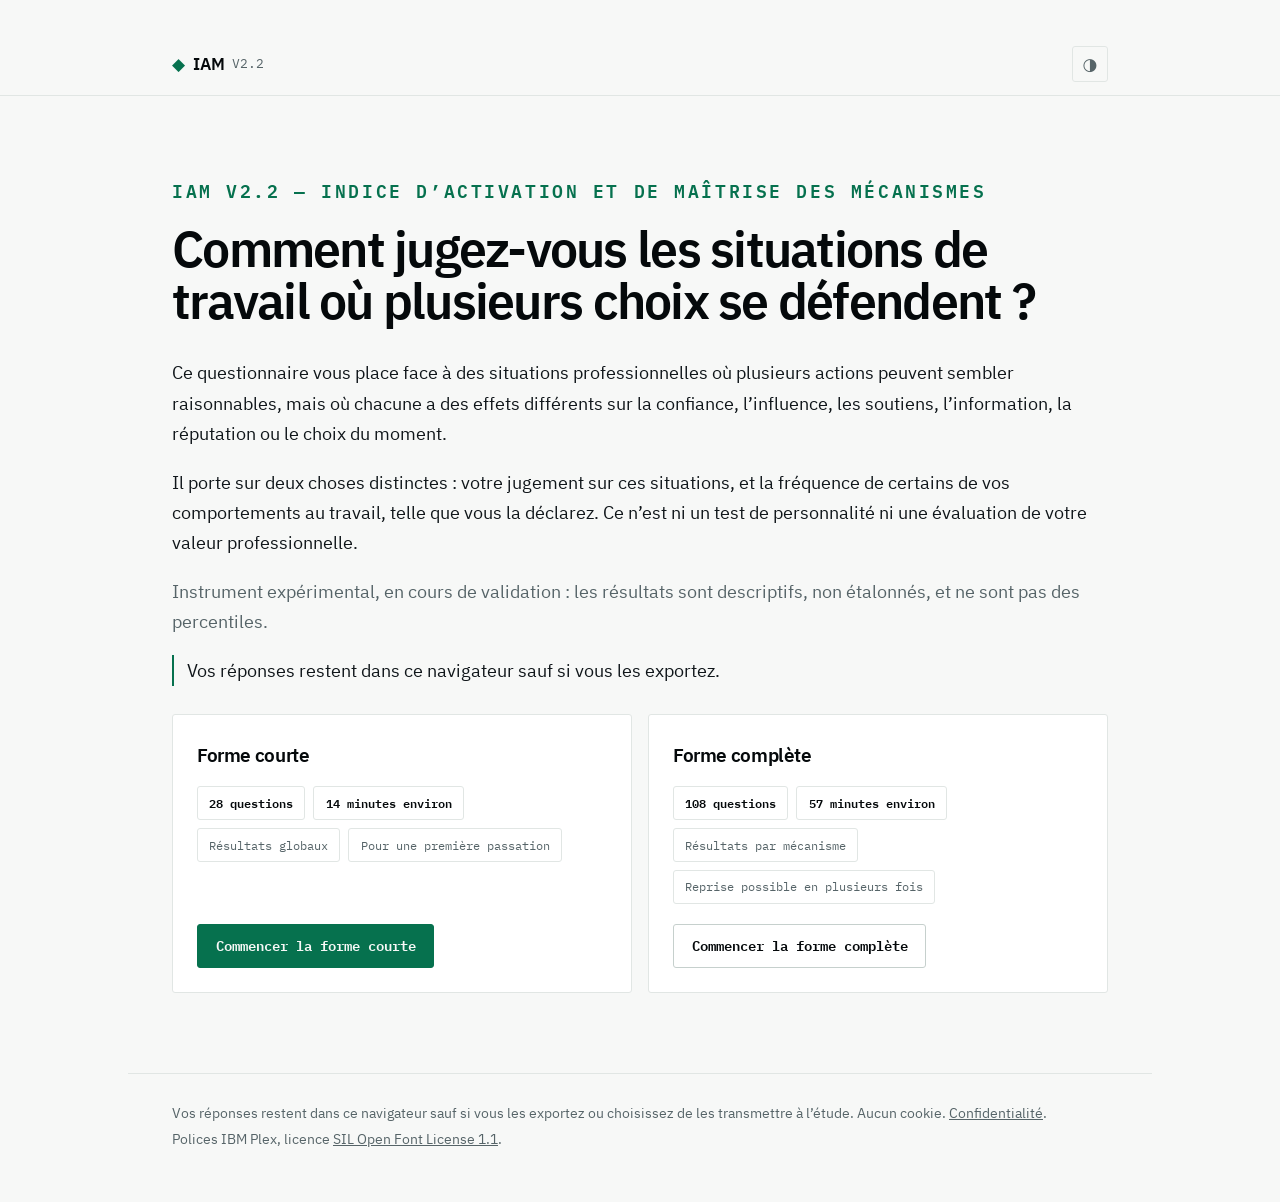
<file: site/index.html>
<!doctype html>
<html lang="fr">
<head>
  <meta charset="utf-8">
  <meta name="viewport" content="width=device-width, initial-scale=1">
  <meta name="description" content="IAM V2.2 — Indice d’Activation et de Maîtrise des mécanismes. Questionnaire expérimental sur le jugement en situation professionnelle : confiance, soutiens, influence, information, choix du moment. Forme courte ou complète. Calcul local, aucune réponse transmise.">
  <meta name="referrer" content="no-referrer">
  <!-- Instrument pre-validation : pas d'indexation tant qu'il n'est pas valide. -->
  <meta name="robots" content="noindex">
  <!-- Une seule ressource distante : le kit de ligne de crete (bandeau et
       pied communs aux travaux, script et polices). Tout le reste est servi
       par GitHub Pages lui-meme. -->
  <meta http-equiv="Content-Security-Policy"
        content="default-src 'self'; script-src 'self' https://www.ligne-de-crete.fr; style-src 'self'; font-src 'self' https://www.ligne-de-crete.fr; img-src 'self' data:; connect-src 'none'; form-action 'none'; base-uri 'none'">
  <title>IAM V2.2 — Indice d’Activation et de Maîtrise des mécanismes</title>
  <script src="assets/theme.js?v=2.2"></script>
  <link rel="preload" href="fonts/IBMPlexSans-Regular-Latin1.woff2" as="font" type="font/woff2" crossorigin>
  <link rel="icon" href="favicon.svg" type="image/svg+xml">
  <link rel="stylesheet" href="assets/styles.css?v=2.2">
  <script type="module" src="assets/app.js?v=2.2"></script>
<script defer src="https://www.ligne-de-crete.fr/kit/v1/ldc-kit.js"></script>
</head>
<body>
  <a class="skip" href="#app">Aller au contenu</a>
  <ldc-bandeau></ldc-bandeau>
  <header class="top">
    <div class="wrap top-inner">
      <p class="brand"><span class="glyph" aria-hidden="true">◆</span> IAM <span class="ver">V2.2</span></p>
      <div class="top-right">
        <button id="theme-toggle" class="theme-toggle" type="button" aria-label="Changer de thème">◐</button>
      </div>
    </div>
  </header>
  <main id="app" class="wrap" tabindex="-1">
    <noscript>
      <p>Ce questionnaire nécessite JavaScript. Aucune donnée n’est envoyée : tout reste dans votre navigateur.</p>
    </noscript>
  </main>
  <footer class="wrap foot">
    <p>Vos réponses restent dans ce navigateur sauf si vous les exportez ou choisissez de les transmettre à l’étude. Aucun cookie. <a href="confidentialite/">Confidentialité</a>.</p>
    <p>Polices IBM Plex, licence <a href="fonts/OFL.txt">SIL Open Font License 1.1</a>.</p>
  </footer>
</body>
</html>
</file>
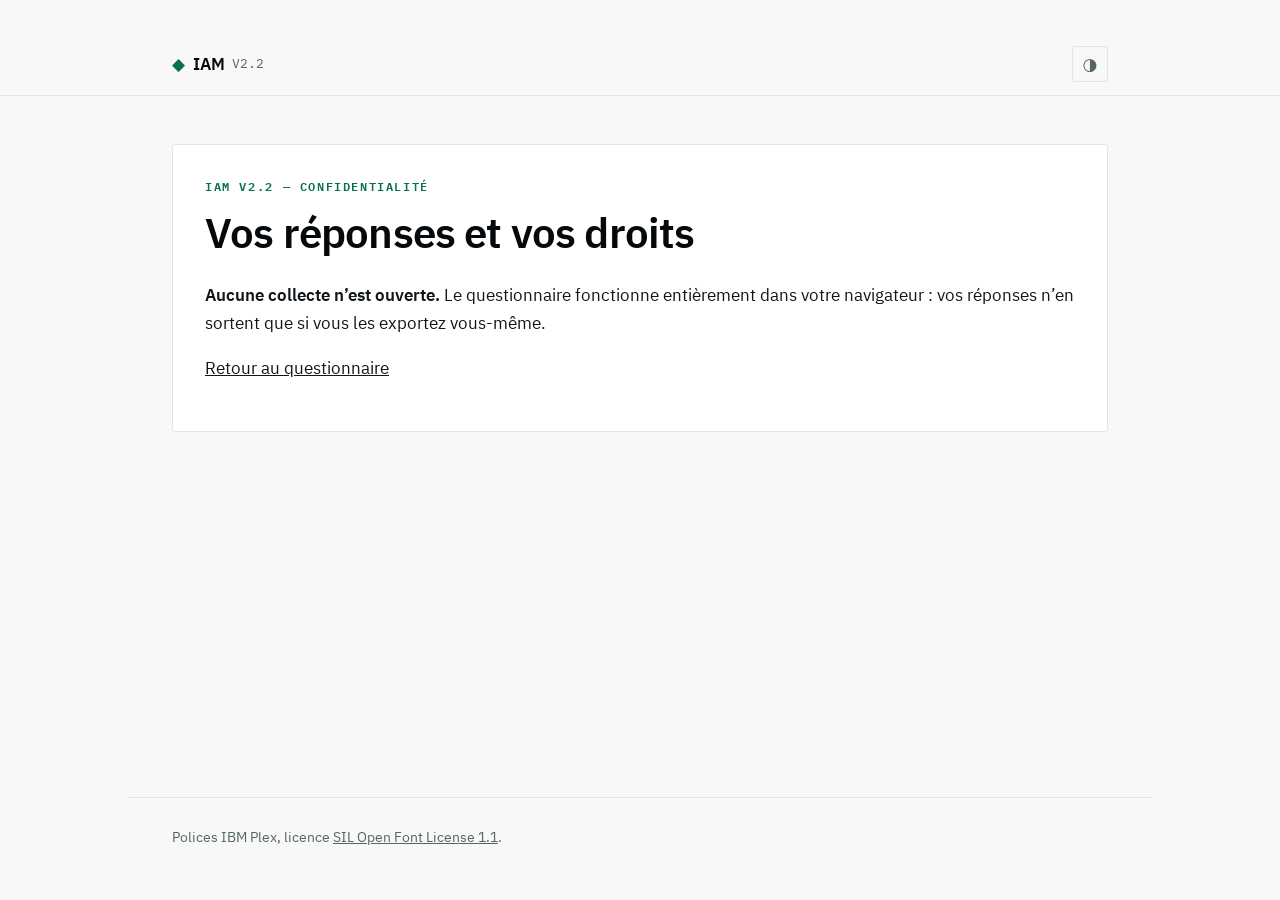
<file: site/confidentialite/index.html>
<!doctype html>
<html lang="fr">
<head>
  <meta charset="utf-8">
  <meta name="viewport" content="width=device-width, initial-scale=1">
  <meta name="description" content="IAM V2.2 — notice d’information sur la collecte des réponses et exercice de vos droits.">
  <meta name="referrer" content="no-referrer">
  <meta name="robots" content="noindex">
  <!-- connect-src : 'none' tant que la collecte n'est pas configuree ; sinon
       l'origine du service, et elle seule (un test le verifie). -->
  <meta http-equiv="Content-Security-Policy"
        content="default-src 'self'; script-src 'self' https://www.ligne-de-crete.fr; style-src 'self'; font-src 'self' https://www.ligne-de-crete.fr; img-src 'self' data:; connect-src 'none'; form-action 'none'; base-uri 'none'">
  <title>IAM V2.2 — Confidentialité</title>
  <script src="../assets/theme.js?v=2.2"></script>
  <link rel="preload" href="../fonts/IBMPlexSans-Regular-Latin1.woff2" as="font" type="font/woff2" crossorigin>
  <link rel="icon" href="../favicon.svg" type="image/svg+xml">
  <link rel="stylesheet" href="../assets/styles.css?v=2.2">
  <script type="module" src="../assets/privacy.js?v=2.2"></script>
<script defer src="https://www.ligne-de-crete.fr/kit/v1/ldc-kit.js"></script>
</head>
<body>
  <a class="skip" href="#app">Aller au contenu</a>
  <ldc-bandeau></ldc-bandeau>
  <header class="top">
    <div class="wrap top-inner">
      <p class="brand"><span class="glyph" aria-hidden="true">◆</span> IAM <span class="ver">V2.2</span></p>
      <div class="top-right">
        <button id="theme-toggle" class="theme-toggle" type="button" aria-label="Changer de thème">◐</button>
      </div>
    </div>
  </header>
  <main id="app" class="wrap" tabindex="-1">
    <section class="card notice" aria-labelledby="t">
      <p class="eyebrow">IAM V2.2 — confidentialité</p>
      <h1 id="t">Vos réponses et vos droits</h1>

      <!-- Texte source : specs/IAM_V2_2/COLLECTE_RGPD.md. -->
      <div id="no-collect">
        <p><strong>Aucune collecte n’est ouverte.</strong> Le questionnaire fonctionne entièrement dans votre navigateur : vos réponses n’en sortent que si vous les exportez vous-même.</p>
      </div>

      <div id="notice" hidden>
        <p>Cette notice décrit la collecte des réponses au questionnaire IAM dans le cadre de son étude de validation (article 13 du règlement général sur la protection des données, RGPD).</p>

        <h2>Qui est responsable ?</h2>
        <p>Le responsable du traitement est <span class="fill" data-fill="controller"></span>, à titre personnel. Contact pour toute question ou pour exercer vos droits : <span class="fill" data-fill="contact"></span>.</p>

        <h2>Pourquoi vos réponses sont-elles collectées ?</h2>
        <p>Uniquement pour vérifier la qualité scientifique du questionnaire : compréhension des situations, fiabilité des mesures, structure, durée. Vos réponses ne servent à aucune décision vous concernant, à aucune évaluation ou sélection de personnes, ni à aucun usage commercial. Les résultats de l’étude ne sont publiés que sous forme agrégée, sans aucune réponse individuelle.</p>

        <h2>Sur quelle base ?</h2>
        <p>Votre <strong>consentement</strong> (article 6, paragraphe 1, a du RGPD). Il est demandé avant le questionnaire, et vos réponses ne partent que si vous cliquez vous-même sur « Transmettre » à la fin. Vous pouvez le retirer à tout moment, en effaçant vos réponses ci-dessous. Participer est facultatif ; refuser ne change rien à votre accès au questionnaire. L’étude est réservée aux personnes majeures.</p>

        <h2>Quelles données ?</h2>
        <dl>
          <dt>Collectées</dt>
          <dd>vos réponses ; la forme choisie (courte ou complète) ; l’ordre dans lequel questions et options vous ont été présentées ; l’heure de début, à la minute près, et la durée en minutes ; la date de réception ; la version de la notice acceptée ; une empreinte chiffrée de votre code de participation.</dd>
          <dt>Jamais collectées par le service</dt>
          <dd>nom, adresse électronique, adresse IP, informations sur votre navigateur ou votre appareil, résultats calculés (ils restent dans votre navigateur).</dd>
        </dl>
        <p>Aucune de ces données ne vous identifie : c’est pourquoi seul votre code de participation permet de retrouver vos réponses.</p>

        <h2>Qui les reçoit, où sont-elles hébergées ?</h2>
        <p>Seul le responsable du traitement accède aux réponses. Elles sont stockées sur un serveur hébergé par <span class="fill" data-fill="host"></span>. La page du questionnaire est servie par GitHub Pages (GitHub, Inc., États-Unis), qui peut enregistrer dans ses journaux l’adresse IP des visites, selon sa propre politique de confidentialité. Elle charge aussi le bandeau et le pied communs aux travaux de Ligne de crête, servis par www.ligne-de-crete.fr, dont le serveur peut de même enregistrer dans ses journaux l’adresse IP des visites. Vos réponses, elles, ne transitent jamais ni par GitHub ni par ligne-de-crete.fr.</p>

        <h2>Combien de temps ?</h2>
        <p>La collecte est ouverte jusqu’au <span class="fill" data-fill="endDate"></span>. Les réponses sont conservées <strong>jusqu’au <span class="fill" data-fill="retentionEnd"></span></strong> (trois ans après la fin de la collecte, le temps de l’analyse et de la publication), puis supprimées automatiquement. Les journaux techniques du serveur, qui ne contiennent pas vos réponses, sont conservés <span class="fill" data-fill="logsRetention"></span>.</p>

        <h2>Vos droits</h2>
        <p>Vous disposez d’un droit d’accès, d’effacement, de limitation, d’opposition et de portabilité, et du droit de retirer votre consentement. Avec votre code de participation, vous les exercez directement ci-dessous : consulter (et télécharger) vos réponses, ou les effacer définitivement. Sans ce code, aucune donnée ne permet de vous retrouver (article 11 du RGPD) ; écrivez alors au contact ci-dessus en indiquant tout élément qui permettrait de le faire. Si vous estimez que vos droits ne sont pas respectés, vous pouvez adresser une réclamation à la CNIL (cnil.fr).</p>
        <p>Aucune décision automatisée n’est prise à partir de vos réponses.</p>

        <h2 id="mes-donnees">Consulter ou effacer mes réponses</h2>
        <div id="rights"></div>
      </div>

      <p><a href="../">Retour au questionnaire</a></p>
    </section>
  </main>
  <footer class="wrap foot">
    <p>Polices IBM Plex, licence <a href="../fonts/OFL.txt">SIL Open Font License 1.1</a>.</p>
  </footer>
</body>
</html>
</file>
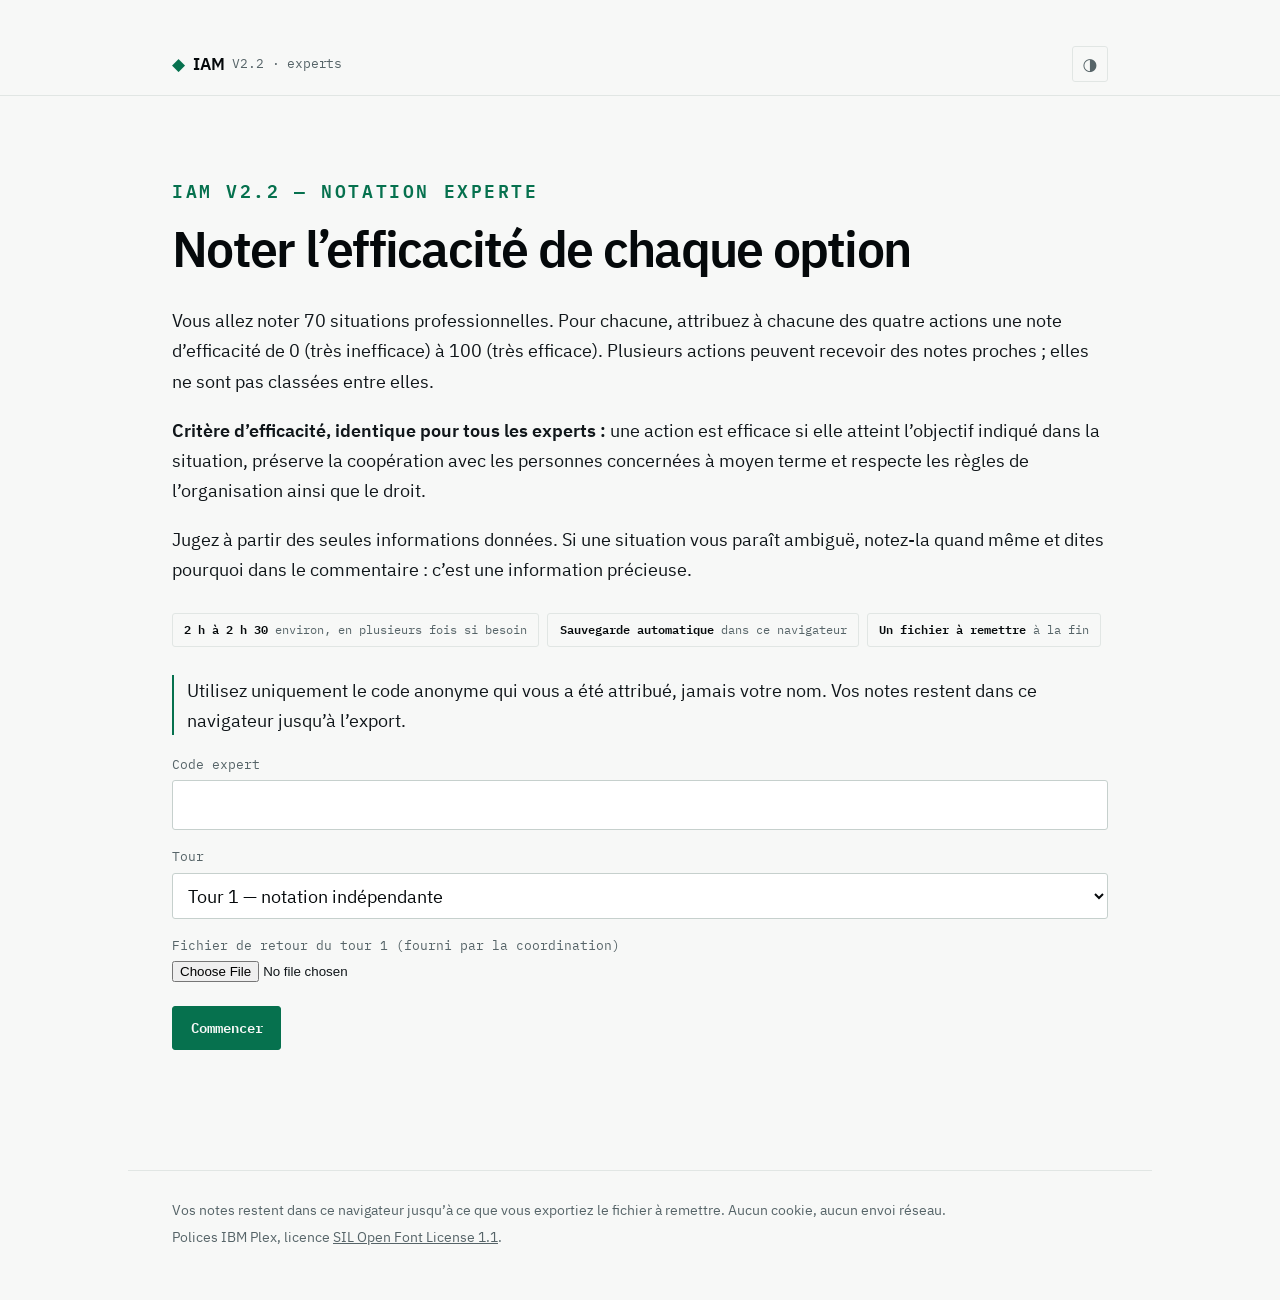
<file: site/experts/index.html>
<!doctype html>
<html lang="fr">
<head>
  <meta charset="utf-8">
  <meta name="viewport" content="width=device-width, initial-scale=1">
  <meta name="description" content="IAM V2.2 — notation des options par les experts, pour établir la clé de correction. Calcul local, aucune note transmise.">
  <meta name="referrer" content="no-referrer">
  <meta name="robots" content="noindex">
  <!-- Une seule ressource distante : le kit de ligne de crete (bandeau et
       pied communs aux travaux, script et polices). Tout le reste est servi
       par GitHub Pages lui-meme. -->
  <meta http-equiv="Content-Security-Policy"
        content="default-src 'self'; script-src 'self' https://www.ligne-de-crete.fr; style-src 'self'; font-src 'self' https://www.ligne-de-crete.fr; img-src 'self' data:; connect-src 'none'; form-action 'none'; base-uri 'none'">
  <title>IAM V2.2 — Notation experte</title>
  <script src="../assets/theme.js?v=2.2"></script>
  <link rel="preload" href="../fonts/IBMPlexSans-Regular-Latin1.woff2" as="font" type="font/woff2" crossorigin>
  <link rel="icon" href="../favicon.svg" type="image/svg+xml">
  <link rel="stylesheet" href="../assets/styles.css?v=2.2">
  <script type="module" src="../assets/experts.js?v=2.2"></script>
<script defer src="https://www.ligne-de-crete.fr/kit/v1/ldc-kit.js"></script>
</head>
<body>
  <a class="skip" href="#app">Aller au contenu</a>
  <ldc-bandeau></ldc-bandeau>
  <header class="top">
    <div class="wrap top-inner">
      <p class="brand"><span class="glyph" aria-hidden="true">◆</span> IAM <span class="ver">V2.2 · experts</span></p>
      <div class="top-right">
        <button id="theme-toggle" class="theme-toggle" type="button" aria-label="Changer de thème">◐</button>
      </div>
    </div>
  </header>
  <main id="app" class="wrap" tabindex="-1">
    <noscript>
      <p>Cette page nécessite JavaScript. Aucune donnée n’est envoyée : tout reste dans votre navigateur.</p>
    </noscript>
  </main>
  <footer class="wrap foot">
    <p>Vos notes restent dans ce navigateur jusqu’à ce que vous exportiez le fichier à remettre. Aucun cookie, aucun envoi réseau.</p>
    <p>Polices IBM Plex, licence <a href="../fonts/OFL.txt">SIL Open Font License 1.1</a>.</p>
  </footer>
</body>
</html>
</file>
<file: site/assets/styles.css>
/* ==========================================================================
   IAM V2.1 -- feuille de style.

   Jetons, polices et bascule de theme repris de l'Atlas doctrinal
   (s-geffroy/economic-doctrine-atlas), lui-meme aligne sur ligne de crete :
   les deux sites se lisent comme une meme famille. Sombre par defaut.

   Contrastes WCAG AA (texte >= 4.5:1) dans les deux themes ; aucun etat
   n'est signale par la couleur seule (texte, coche ou style de bordure).
   ========================================================================== */

@font-face {
  font-family: "Plex Sans";
  src: url("../fonts/IBMPlexSans-Regular-Latin1.woff2") format("woff2");
  font-weight: 400; font-style: normal; font-display: swap;
}
@font-face {
  font-family: "Plex Sans";
  src: url("../fonts/IBMPlexSans-SemiBold-Latin1.woff2") format("woff2");
  font-weight: 600 700; font-style: normal; font-display: swap;
}
@font-face {
  font-family: "Plex Mono";
  src: url("../fonts/IBMPlexMono-Regular-Latin1.woff2") format("woff2");
  font-weight: 400; font-style: normal; font-display: swap;
}
@font-face {
  font-family: "Plex Mono";
  src: url("../fonts/IBMPlexMono-SemiBold-Latin1.woff2") format("woff2");
  font-weight: 600 700; font-style: normal; font-display: swap;
}

/* --- Jetons --------------------------------------------------------------- */

:root {
  --fond:        #0B0E0F;
  --surface:     #12171A;
  --surface-vive:#171E22;
  --filet:       #1F2A2E;
  --filet-vif:   #2C3B41;
  --texte:       #D6DEE1;
  --texte-fort:  #F2F6F7;
  --attenue:     #8796A0;
  --accent:      #5EE6A8;
  --accent-doux: rgba(94, 230, 168, .12);
  --alerte:      #E8B36F;
  --alerte-doux: rgba(232, 179, 111, .12);

  --police-sans: "Plex Sans", ui-sans-serif, system-ui, -apple-system, "Segoe UI", Roboto, sans-serif;
  --police-mono: "Plex Mono", ui-monospace, SFMono-Regular, "SF Mono", Menlo, Consolas, monospace;

  --rangee: 64rem;
  --gouttiere: clamp(1rem, 4vw, 2.75rem);
  --rayon: 3px;
  --transition: 140ms ease;

  color-scheme: dark;
}

@media (prefers-color-scheme: light) {
  :root:not([data-theme="dark"]) {
    --fond:        #F7F8F7;
    --surface:     #FFFFFF;
    --surface-vive:#FFFFFF;
    --filet:       #E1E6E4;
    --filet-vif:   #C6D0CD;
    --texte:       #10161A;
    --texte-fort:  #05090B;
    --attenue:     #566468;
    --accent:      #06714E;
    --accent-doux: rgba(6, 113, 78, .09);
    --alerte:      #8A5A12;
    --alerte-doux: rgba(138, 90, 18, .09);
    color-scheme: light;
  }
}

:root[data-theme="light"] {
  --fond:        #F7F8F7;
  --surface:     #FFFFFF;
  --surface-vive:#FFFFFF;
  --filet:       #E1E6E4;
  --filet-vif:   #C6D0CD;
  --texte:       #10161A;
  --texte-fort:  #05090B;
  --attenue:     #566468;
  --accent:      #06714E;
  --accent-doux: rgba(6, 113, 78, .09);
  --alerte:      #8A5A12;
  --alerte-doux: rgba(138, 90, 18, .09);
  color-scheme: light;
}

/* --- Socle ---------------------------------------------------------------- */

*, *::before, *::after { box-sizing: border-box; }

html { -webkit-text-size-adjust: 100%; }

body {
  margin: 0;
  min-height: 100vh;
  display: flex;
  flex-direction: column;
  background: var(--fond);
  color: var(--texte);
  font-family: var(--police-sans);
  font-size: 1.0625rem;
  line-height: 1.65;
  font-synthesis: none;
  -webkit-font-smoothing: antialiased;
}

a { color: inherit; }
a:hover { color: var(--accent); }

:focus-visible {
  outline: 2px solid var(--accent);
  outline-offset: 2px;
}
main:focus, h1:focus, h2:focus { outline: none; }

.wrap {
  width: min(var(--rangee), 100%);
  margin-inline: auto;
  padding-inline: var(--gouttiere);
}

.sr-only {
  position: absolute !important;
  width: 1px; height: 1px;
  padding: 0; margin: -1px;
  overflow: hidden; clip: rect(0 0 0 0);
  white-space: nowrap; border: 0;
}

.skip {
  position: absolute; left: 1rem; top: -3rem; z-index: 10;
  background: var(--surface); color: var(--texte-fort);
  padding: .5rem .75rem; border: 1px solid var(--accent); border-radius: var(--rayon);
}
.skip:focus { top: .5rem; }

/* --- En-tete et pied ------------------------------------------------------ */

/* Place du bandeau de ligne de crete, reservee jusqu'a ce que le kit le
   remplisse : sans elle, il arrive apres le premier affichage et fait
   descendre la page de sa hauteur (33 px, fixee par /kit/v1/). */
ldc-bandeau:not(:defined) { display: block; height: 33px; }

.top {
  position: sticky; top: 0; z-index: 3;
  background: color-mix(in srgb, var(--fond) 92%, transparent);
  border-bottom: 1px solid var(--filet);
  backdrop-filter: blur(12px);
}
.top-inner {
  display: flex; flex-wrap: wrap; align-items: center; justify-content: space-between;
  gap: .5rem 1rem;
  padding-block: .8rem;
}
.brand {
  margin: 0;
  display: inline-flex; align-items: center; gap: .5rem;
  font-weight: 600; letter-spacing: -.01em;
  color: var(--texte-fort);
}
.glyph { color: var(--accent); }
.ver { font-family: var(--police-mono); font-size: .8rem; font-weight: 400; color: var(--attenue); }
.top-right { display: flex; align-items: center; gap: .6rem; }
.theme-toggle {
  border: 1px solid var(--filet); background: none; cursor: pointer;
  width: 2.25rem; height: 2.25rem; line-height: 1;
  border-radius: var(--rayon);
  color: var(--attenue); font: inherit;
  transition: color var(--transition), border-color var(--transition);
}
.theme-toggle:hover { color: var(--accent); border-color: var(--accent); }

main { flex: 1; padding-block: clamp(1.5rem, 5vw, 3rem) 3rem; }

.foot {
  color: var(--attenue);
  font-size: .85rem;
  padding-block: 1.5rem 3rem;
  border-top: 1px solid var(--filet);
}
.foot p { margin: .25rem 0; }

/* Tant que app.js n'a rien rendu dans <main>, le pied (et celui du kit de
   ligne de crete) s'afficherait en haut de l'ecran, puis le contenu le
   repousserait hors champ : un decalage de mise en page a chaque visite.
   On le masque jusque-la. Sans JavaScript, la regle ne s'applique pas et le
   pied reste visible sous le message <noscript>. */
@media (scripting: enabled) {
  #app:not(:has(> :not(noscript))) ~ :is(.foot, ldc-pied) { display: none; }
}

/* --- Textes --------------------------------------------------------------- */

.eyebrow {
  margin: 0;
  font-family: var(--police-mono); font-size: .72rem; font-weight: 600;
  text-transform: uppercase; letter-spacing: .14em;
  color: var(--accent);
}
h1, h2 { color: var(--texte-fort); font-weight: 600; letter-spacing: -.02em; }
h1 { font-size: clamp(1.6rem, 5vw, 2.6rem); line-height: 1.1; margin: .35em 0 .6em; }
.welcome h1 { font-size: clamp(1.9rem, 6vw, 3.1rem); letter-spacing: -.035em; line-height: 1.05; }
h2 { font-size: clamp(1.2rem, 3vw, 1.5rem); margin: 2.5rem 0 .6rem; }
.muted { color: var(--attenue); }
.big { font-size: 1.15rem; }

.card {
  background: var(--surface);
  border: 1px solid var(--filet);
  border-radius: var(--rayon);
  padding: clamp(1.1rem, 4vw, 2rem);
}
.welcome { background: none; border: 0; padding-inline: 0; }
.welcome > p { font-size: clamp(1.02rem, 1.6vw, 1.15rem); }

.facts { display: flex; flex-wrap: wrap; gap: .5rem; margin: 1.75rem 0; padding: 0; list-style: none; }
.facts li {
  border: 1px solid var(--filet); border-radius: var(--rayon);
  padding: .35rem .7rem;
  font-family: var(--police-mono); font-size: .78rem; color: var(--attenue);
}
.facts strong { color: var(--texte-fort); font-weight: 600; }

/* Choix de la forme : deux cartes cote a cote, empilees sur ecran etroit. */
.form-cards {
  display: grid; grid-template-columns: repeat(auto-fit, minmax(16rem, 1fr)); gap: 1rem;
  margin: 1.75rem 0 0; padding: 0; list-style: none;
}
.form-card {
  border: 1px solid var(--filet); border-radius: var(--rayon); background: var(--surface);
  padding: clamp(1rem, 3vw, 1.5rem);
  display: flex; flex-direction: column;
}
.form-card h2 { margin: 0; font-size: 1.2rem; }
.form-card .facts { margin: 1rem 0 1.25rem; flex: 1; align-content: flex-start; }
.form-card .btn { align-self: flex-start; }

.privacy { border-left: 2px solid var(--accent); padding-left: .8rem; }
.warn {
  border: 1px solid var(--alerte); background: var(--alerte-doux);
  border-radius: var(--rayon);
  padding: .75rem 1rem;
}
.not-scored {
  border: 1px dashed var(--filet-vif); border-radius: var(--rayon);
  padding: .75rem 1rem;
  font-family: var(--police-mono); font-size: .9rem;
}

.scenario p { margin: 0 0 .8rem; font-size: clamp(1.08rem, 2.2vw, 1.25rem); line-height: 1.5; color: var(--texte-fort); }
.hint { color: var(--attenue); font-family: var(--police-mono); font-size: .8rem; margin: 1.25rem 0 1rem; }

/* --- Progression ---------------------------------------------------------- */

.progress { margin-bottom: 1.25rem; }
.progress-label { margin: 0 0 .4rem; font-family: var(--police-mono); font-size: .78rem; color: var(--texte); }
.progress-label span { color: var(--attenue); }
.progress-bar, .bar { height: 4px; background: var(--filet); overflow: hidden; border-radius: 2px; }
.progress-bar > span, .bar > span { display: block; height: 100%; background: var(--accent); }
.bar { height: 6px; }

/* --- Boutons -------------------------------------------------------------- */

.actions, .nav { display: flex; flex-wrap: wrap; gap: .75rem; margin-top: 1.5rem; }
.nav { justify-content: space-between; }
.btn {
  display: inline-flex; align-items: center; justify-content: center; gap: .5rem;
  min-height: 2.75rem;
  border: 1px solid var(--filet-vif); background: transparent; color: var(--texte-fort);
  border-radius: var(--rayon);
  padding: .65rem 1.1rem;
  font-family: var(--police-mono); font-size: .85rem; font-weight: 600;
  cursor: pointer;
  transition: background var(--transition), color var(--transition), border-color var(--transition);
}
.btn:hover { border-color: var(--accent); color: var(--accent); }
.btn.primary { border-color: var(--accent); background: var(--accent); color: var(--fond); }
.btn.primary:hover { background: transparent; color: var(--accent); }
.btn.ghost { border-color: transparent; color: var(--attenue); text-decoration: underline; padding-inline: .25rem; font-weight: 400; }
.btn.ghost:hover { color: var(--alerte); }
.btn[aria-disabled="true"], .btn[aria-disabled="true"]:hover {
  background: transparent; border-color: var(--filet-vif); border-style: dashed; color: var(--attenue); cursor: not-allowed;
}
.nav-status { min-height: 1.65em; margin: .6rem 0 0; color: var(--alerte); font-size: .9rem; }
.reset { margin-top: .5rem; text-align: right; }

/* --- Options PLUS / MOINS ------------------------------------------------- */

.opts { list-style: none; padding: 0; margin: 0; display: grid; gap: .6rem; }
.opt {
  background: var(--surface-vive);
  border: 1px solid var(--filet);
  border-left-width: 3px;
  border-radius: var(--rayon);
  padding: .85rem 1rem;
  transition: border-color var(--transition), background var(--transition);
}
.opt[data-pick="best"] { border-color: var(--accent); background: var(--accent-doux); }
.opt[data-pick="worst"] { border-color: var(--alerte); background: var(--alerte-doux); border-style: dashed; border-left-style: solid; }
.opt-text { margin: 0 0 .7rem; }
.opt-num { font-family: var(--police-mono); font-weight: 600; color: var(--attenue); }
.opt-picks { display: flex; flex-wrap: wrap; gap: .5rem; }
.pick {
  display: inline-flex; align-items: center; gap: .45rem;
  min-height: 2.5rem;
  padding: .3rem .75rem;
  border: 1px solid var(--filet-vif); border-radius: var(--rayon);
  font-family: var(--police-mono); font-size: .8rem;
  cursor: pointer;
}
.pick input { width: 1.1rem; height: 1.1rem; margin: 0; }
.pick-best { color: var(--accent); }
.pick-best input { accent-color: var(--accent); }
.pick-worst { color: var(--alerte); }
.pick-worst input { accent-color: var(--alerte); }
.pick:hover { border-color: currentColor; }
.pick:has(input:checked) { border-color: currentColor; font-weight: 600; }
.pick:has(input:checked) > span:first-of-type::before { content: "✓ "; }
.pick:has(input:disabled) { cursor: not-allowed; color: var(--attenue); border-style: dotted; }
.pick-note { font-weight: 400; }

/* --- Echelle ACT ---------------------------------------------------------- */

.act { border: 0; padding: 0; margin: 0; display: grid; gap: .5rem; }
.act-choice {
  display: flex; align-items: center; gap: .8rem;
  min-height: 2.9rem;
  padding: .5rem 1rem;
  background: var(--surface-vive);
  border: 1px solid var(--filet); border-radius: var(--rayon);
  cursor: pointer;
  transition: border-color var(--transition), background var(--transition);
}
.act-choice:hover { border-color: var(--accent); }
.act-choice input { width: 1.1rem; height: 1.1rem; margin: 0; accent-color: var(--accent); }
.act-choice:has(input:checked) { border-color: var(--accent); background: var(--accent-doux); font-weight: 600; color: var(--texte-fort); }
.act-value {
  min-width: 1.8rem; text-align: center;
  font-family: var(--police-mono); font-weight: 600;
  border: 1px solid var(--filet-vif); border-radius: var(--rayon);
}
.scale-legend { padding-left: 1.2rem; font-family: var(--police-mono); font-size: .85rem; }

/* --- Tableaux de scores --------------------------------------------------- */

.table-wrap { overflow-x: auto; }
.scores { width: 100%; border-collapse: collapse; margin-top: .5rem; }
.scores caption { text-align: left; font-family: var(--police-mono); font-size: .78rem; color: var(--attenue); padding-bottom: .4rem; }
.scores th, .scores td { padding: .55rem .5rem; border-bottom: 1px solid var(--filet); text-align: left; vertical-align: middle; }
.scores thead th { font-family: var(--police-mono); font-size: .72rem; text-transform: uppercase; letter-spacing: .08em; color: var(--attenue); font-weight: 600; }
.scores tbody th { font-weight: 400; }
.scores .num { white-space: nowrap; font-family: var(--police-mono); font-variant-numeric: tabular-nums; color: var(--texte-fort); }
.scores .bar-cell { width: 30%; min-width: 4rem; }

@media (max-width: 30rem) {
  .scores .bar-cell { display: none; }
  .nav .btn { flex: 1 1 auto; }
}

@media (prefers-reduced-motion: reduce) {
  * { transition: none !important; }
}

/* --- Notation experte (site/experts/) --------------------------------------- */

.field { display: grid; gap: .35rem; margin: 1rem 0; }
.field label { font-family: var(--police-mono); font-size: .8rem; color: var(--attenue); }
.text-input {
  font: inherit; color: var(--texte-fort); background: var(--surface);
  border: 1px solid var(--filet-vif); border-radius: var(--rayon);
  padding: .55rem .7rem; max-width: 100%;
}
textarea.text-input { width: 100%; resize: vertical; }
.k-row { display: flex; flex-wrap: wrap; align-items: center; gap: .5rem .9rem; }
.k-row label { font-family: var(--police-mono); font-size: .78rem; color: var(--attenue); }
.k-number { width: 5.5rem; }
.k-number, .k-row input { font: inherit; }
.k-range { flex: 1 1 10rem; min-width: 0; accent-color: var(--accent); }
.k-group { font-family: var(--police-mono); font-size: .78rem; flex-basis: 100%; }

/* --- Collecte : consentement et code de participation ------------------------ */

.check { display: flex; gap: .6rem; align-items: flex-start; }
.check input { margin-top: .3rem; width: 1.1rem; height: 1.1rem; accent-color: var(--accent); flex: none; }
.code-box {
  border: 1px solid var(--accent); border-radius: var(--rayon);
  padding: .75rem 1rem; font-family: var(--police-mono); word-break: break-all;
}
.notice h2 { margin-top: 2rem; }
.notice dt { font-weight: 600; color: var(--texte-fort); margin-top: .8rem; }
.notice dd { margin: .2rem 0 0; }
.fill { font-weight: 600; }
</file>
